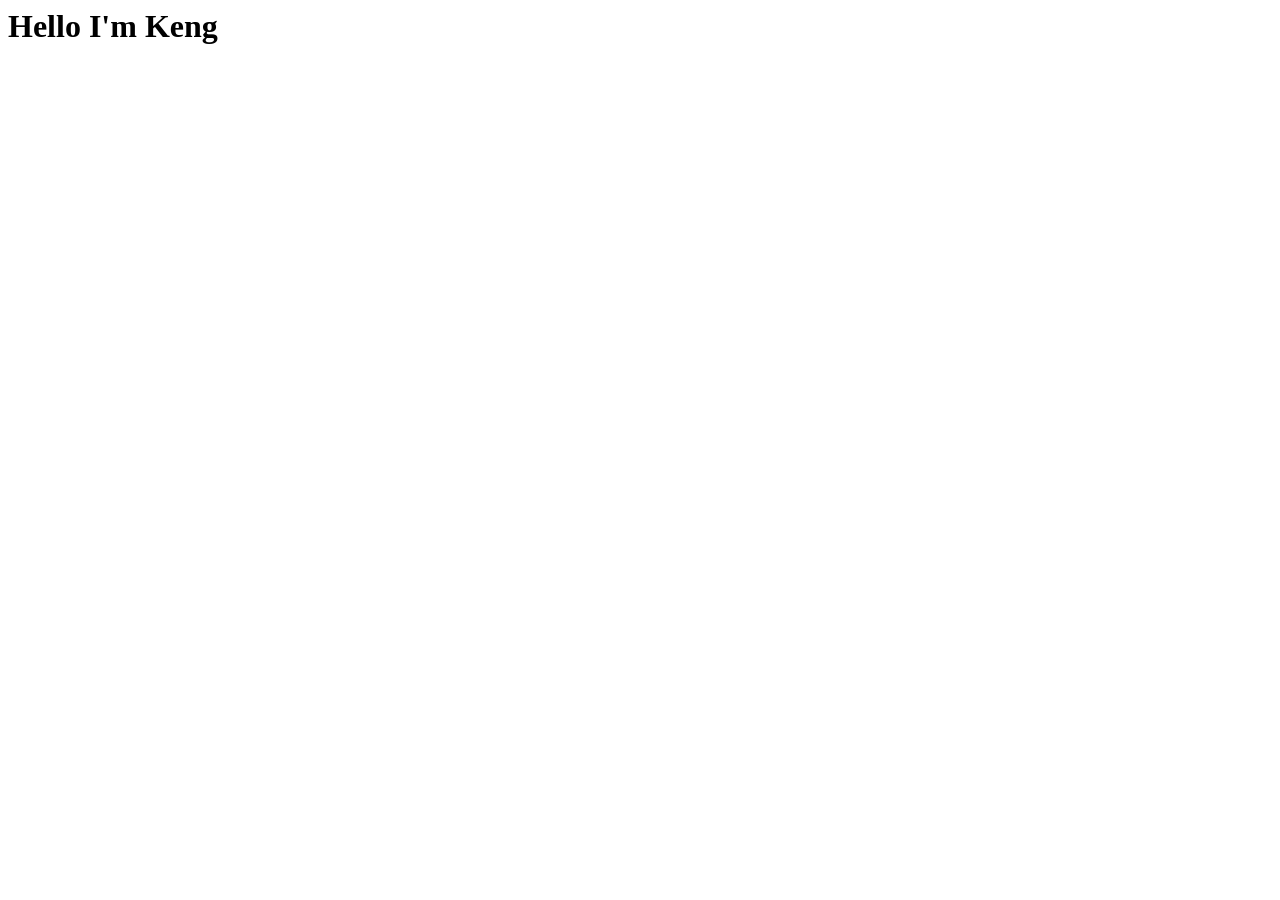
<file: index.html>
<html>
    <head>
        <title>
             Kengdudee's website
        </title>
        
    </head>

    <body>
            <H1>
                Hello I'm Keng
            </H1>
    
    </body>
</html>
</file>
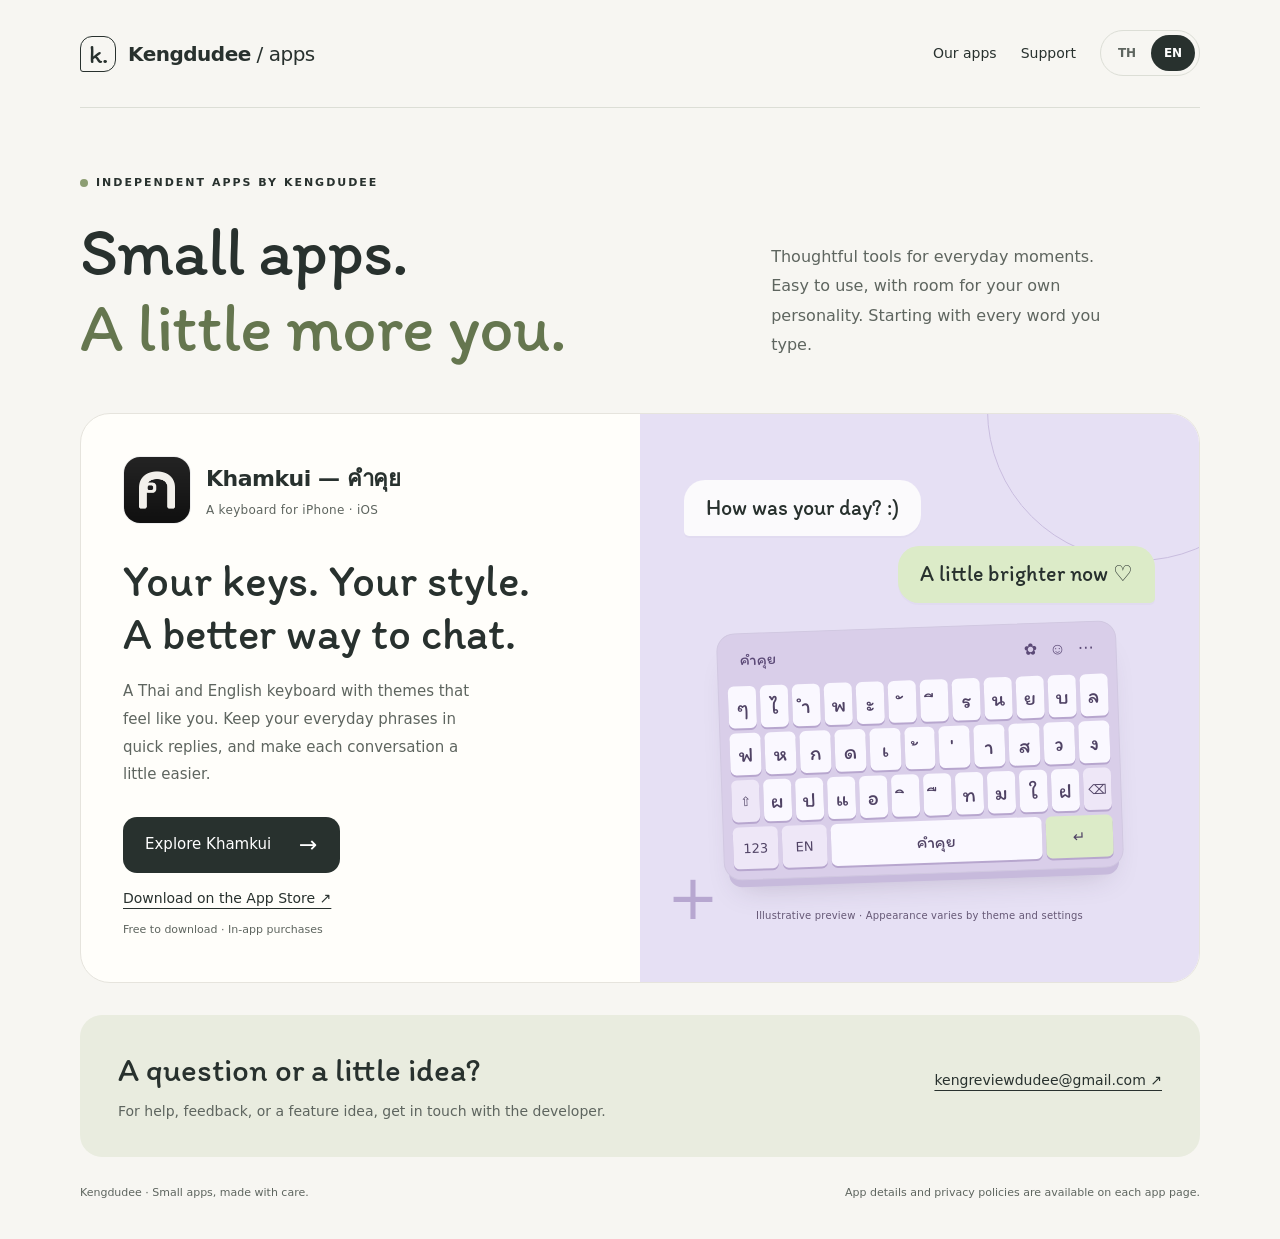
<file: apps/index.html>
<!doctype html>
<html lang="th">
<head>
  <meta charset="utf-8">
  <meta name="viewport" content="width=device-width, initial-scale=1">
  <meta name="theme-color" content="#f7f6f2">
  <title data-th="Kengdudee Apps — แอปของเรา" data-en="Kengdudee Apps — Our apps">Kengdudee Apps — แอปของเรา</title>
  <meta name="description" content="รวมแอปจาก Kengdudee เลือกดูรายละเอียด ดาวน์โหลด และติดต่อผู้พัฒนาได้จากหน้าของแต่ละแอป" data-th-content="รวมแอปจาก Kengdudee เลือกดูรายละเอียด ดาวน์โหลด และติดต่อผู้พัฒนาได้จากหน้าของแต่ละแอป" data-en-content="Explore apps by Kengdudee. Find app details, download links, support and privacy information in each app's own page.">
  <link rel="canonical" href="https://kengdudee.github.io/apps/">
  <meta property="og:type" content="website">
  <meta property="og:title" content="Kengdudee Apps — แอปของเรา" data-th-content="Kengdudee Apps — แอปของเรา" data-en-content="Kengdudee Apps — Our apps">
  <meta property="og:description" content="รวมแอปจาก Kengdudee เลือกดูรายละเอียด ดาวน์โหลด และติดต่อผู้พัฒนาได้จากหน้าของแต่ละแอป" data-th-content="รวมแอปจาก Kengdudee เลือกดูรายละเอียด ดาวน์โหลด และติดต่อผู้พัฒนาได้จากหน้าของแต่ละแอป" data-en-content="Explore apps by Kengdudee. Find app details, download links, support and privacy information in each app's own page.">
  <meta property="og:url" content="https://kengdudee.github.io/apps/">
  <link rel="stylesheet" href="./assets/styles.css">
</head>
<body>
  <a class="skip" href="#main" data-th="ข้ามไปเนื้อหา" data-en="Skip to content">ข้ามไปเนื้อหา</a>
  <div class="page">
    <header class="nav">
      <a class="brand" href="/apps/" data-language-link aria-label="Kengdudee Apps">
        <span class="brand-mark" aria-hidden="true">k.</span>
        <span>Kengdudee<span style="font-weight:400"> / apps</span></span>
      </a>
      <div class="nav-right">
        <nav class="nav-links" aria-label="Main navigation">
          <a href="#khamkui" data-th="แอปของเรา" data-en="Our apps">แอปของเรา</a>
          <a href="#support" data-th="ติดต่อ" data-en="Support">ติดต่อ</a>
        </nav>
        <div class="languages" role="group" aria-label="Language / ภาษา">
          <button type="button" lang="th" data-language="th" aria-label="ภาษาไทย" aria-pressed="true">TH</button>
          <button type="button" lang="en" data-language="en" aria-label="English" aria-pressed="false">EN</button>
        </div>
      </div>
    </header>
    <main id="main">
      <section class="intro" aria-labelledby="intro-title">
        <div>
          <div class="eyebrow"><span class="dot" aria-hidden="true"></span>Independent apps by Kengdudee</div>
          <h1 id="intro-title">
            <span data-th="แอปเล็ก ๆ" data-en="Small apps.">แอปเล็ก ๆ</span><br>
            <span class="accent" data-th="ที่เป็นคุณมากขึ้น" data-en="A little more you.">ที่เป็นคุณมากขึ้น</span>
          </h1>
        </div>
        <p class="intro-note" data-th="เครื่องมือสำหรับเรื่องเล็ก ๆ ในทุกวัน ออกแบบให้ใช้ง่ายและมีพื้นที่ให้เป็นตัวเอง เริ่มจากทุกคำที่คุณพิมพ์" data-en="Thoughtful tools for everyday moments. Easy to use, with room for your own personality. Starting with every word you type.">เครื่องมือสำหรับเรื่องเล็ก ๆ ในทุกวัน ออกแบบให้ใช้ง่ายและมีพื้นที่ให้เป็นตัวเอง เริ่มจากทุกคำที่คุณพิมพ์</p>
      </section>
      <article class="app" id="khamkui" aria-labelledby="app-title">
        <div class="app-info">
          <div class="app-identity">
            <img class="app-icon" src="./assets/khamkui.png" width="68" height="68" alt="Khamkui">
            <div>
              <p class="app-name" id="app-title" data-th="คำคุย — Khamkui" data-en="Khamkui — คำคุย">คำคุย — Khamkui</p>
              <p class="app-platform" data-th="แป้นพิมพ์สำหรับ iPhone · iOS" data-en="A keyboard for iPhone · iOS">แป้นพิมพ์สำหรับ iPhone · iOS</p>
            </div>
          </div>
          <h2>
            <span data-th="แต่งแป้นให้เป็นคุณ" data-en="Your keys. Your style.">แต่งแป้นให้เป็นคุณ</span><br>
            <span data-th="ทุกคำคุยง่ายขึ้น" data-en="A better way to chat.">ทุกคำคุยง่ายขึ้น</span>
          </h2>
          <p class="app-description" data-th="แป้นพิมพ์ไทยและอังกฤษที่เลือกธีมได้ในแบบของคุณ พร้อมข้อความด่วนสำหรับประโยคที่ใช้บ่อย ให้ทุกบทสนทนาสะดวกขึ้นอีกนิด" data-en="A Thai and English keyboard with themes that feel like you. Keep your everyday phrases in quick replies, and make each conversation a little easier.">แป้นพิมพ์ไทยและอังกฤษที่เลือกธีมได้ในแบบของคุณ พร้อมข้อความด่วนสำหรับประโยคที่ใช้บ่อย ให้ทุกบทสนทนาสะดวกขึ้นอีกนิด</p>
          <a class="store-button" href="/apps/khamkui/" data-language-link>
            <span data-th="ดูรายละเอียดคำคุย" data-en="Explore Khamkui">ดูรายละเอียดคำคุย</span>
            <span class="arrow" aria-hidden="true">→</span>
          </a>
          <a class="app-link" href="https://apps.apple.com/app/id6819560985" data-th="ดาวน์โหลดบน App Store ↗" data-en="Download on the App Store ↗">ดาวน์โหลดบน App Store ↗</a>
          <p class="purchase-note" data-th="ดาวน์โหลดฟรี · มีการซื้อภายในแอป" data-en="Free to download · In-app purchases">ดาวน์โหลดฟรี · มีการซื้อภายในแอป</p>
        </div>
        <div class="illustration">
          <div class="conversation" aria-hidden="true">
            <div class="bubble" data-th="วันนี้เป็นไงบ้าง :)" data-en="How was your day? :)">วันนี้เป็นไงบ้าง :)</div>
            <div class="bubble reply" data-th="ดีขึ้นทุกคำคุย ♡" data-en="A little brighter now ♡">ดีขึ้นทุกคำคุย ♡</div>
          </div>
          <div class="keyboard" aria-hidden="true">
            <div class="keyboard-toolbar"><span>คำคุย</span><span>✿ &nbsp; ☺ &nbsp; ⋯</span></div>
            <div class="key-row"><span class="key">ๆ</span><span class="key">ไ</span><span class="key">ำ</span><span class="key">พ</span><span class="key">ะ</span><span class="key">ั</span><span class="key">ี</span><span class="key">ร</span><span class="key">น</span><span class="key">ย</span><span class="key">บ</span><span class="key">ล</span></div>
            <div class="key-row"><span class="key">ฟ</span><span class="key">ห</span><span class="key">ก</span><span class="key">ด</span><span class="key">เ</span><span class="key">้</span><span class="key">่</span><span class="key">า</span><span class="key">ส</span><span class="key">ว</span><span class="key">ง</span></div>
            <div class="key-row"><span class="key small">⇧</span><span class="key">ผ</span><span class="key">ป</span><span class="key">แ</span><span class="key">อ</span><span class="key">ิ</span><span class="key">ื</span><span class="key">ท</span><span class="key">ม</span><span class="key">ใ</span><span class="key">ฝ</span><span class="key small">⌫</span></div>
            <div class="key-row"><span class="key small">123</span><span class="key small">EN</span><span class="key space">คำคุย</span><span class="key enter">↵</span></div>
          </div>
          <p class="illustration-caption" data-th="ภาพจำลองเพื่อแนะนำแอป · หน้าตาจริงขึ้นอยู่กับธีมและการตั้งค่า" data-en="Illustrative preview · Appearance varies by theme and settings">ภาพจำลองเพื่อแนะนำแอป · หน้าตาจริงขึ้นอยู่กับธีมและการตั้งค่า</p>
        </div>
      </article>
      <section class="support" id="support" aria-labelledby="support-title">
        <div><h2 id="support-title" data-th="มีอะไรอยากบอกเราไหม?" data-en="A question or a little idea?">มีอะไรอยากบอกเราไหม?</h2><p data-th="สอบถาม แจ้งปัญหา หรือเสนอไอเดีย ติดต่อผู้พัฒนาได้โดยตรง" data-en="For help, feedback, or a feature idea, get in touch with the developer.">สอบถาม แจ้งปัญหา หรือเสนอไอเดีย ติดต่อผู้พัฒนาได้โดยตรง</p></div>
        <div class="support-links">
          <a href="mailto:kengreviewdudee@gmail.com">kengreviewdudee@gmail.com ↗</a>
        </div>
      </section>
    </main>
    <footer class="footer">
      <p>Kengdudee <span aria-hidden="true">·</span> <span data-th="แอปเล็ก ๆ ที่ใส่ใจ" data-en="Small apps, made with care.">แอปเล็ก ๆ ที่ใส่ใจ</span></p>
      <p data-th="ข้อมูลและนโยบายของแต่ละแอปอยู่ในหน้ารายละเอียดแอป" data-en="App details and privacy policies are available on each app page.">ข้อมูลและนโยบายของแต่ละแอปอยู่ในหน้ารายละเอียดแอป</p>
    </footer>
  </div>
  <script src="./assets/site.js"></script>
</body>
</html>
</file>
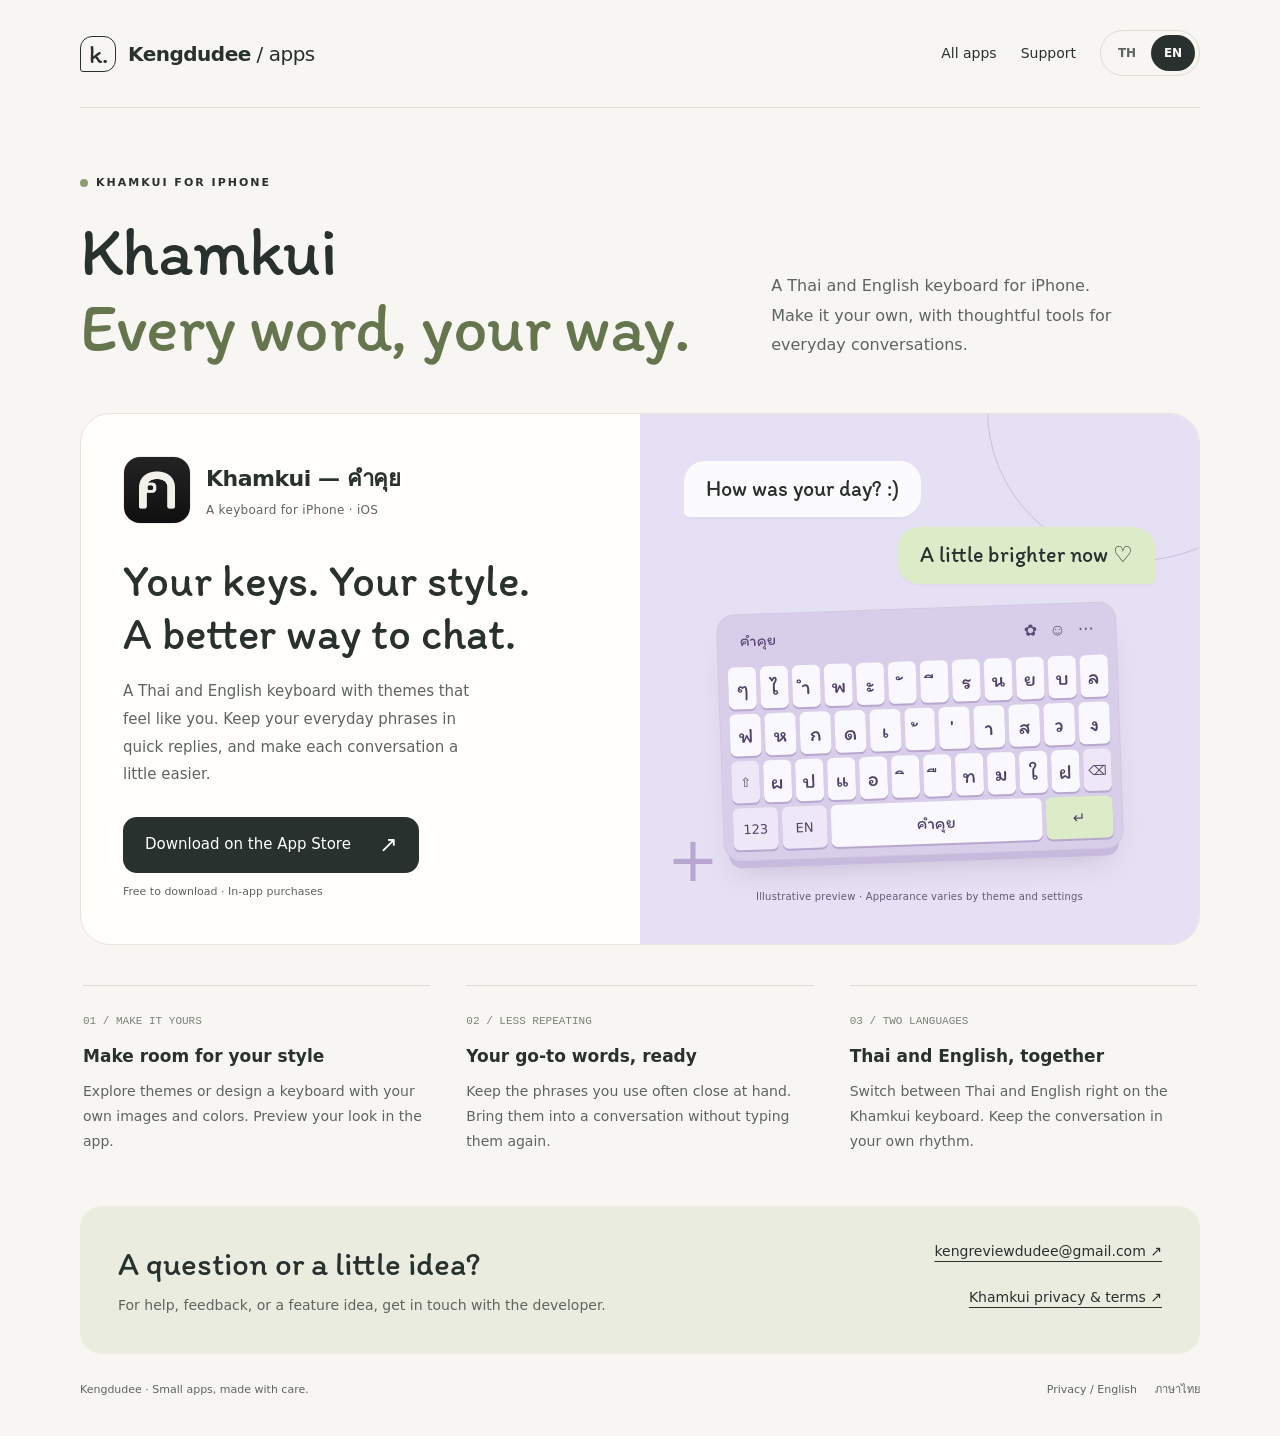
<file: apps/khamkui/index.html>
<!doctype html>
<html lang="th">
<head>
  <meta charset="utf-8">
  <meta name="viewport" content="width=device-width, initial-scale=1">
  <meta name="theme-color" content="#f7f6f2">
  <title data-th="คำคุย — แป้นพิมพ์ไทยและอังกฤษสำหรับ iPhone" data-en="Khamkui — Thai and English keyboard for iPhone">คำคุย — แป้นพิมพ์ไทยและอังกฤษสำหรับ iPhone</title>
  <meta name="description" content="คำคุย แป้นพิมพ์ไทยและอังกฤษสำหรับ iPhone พร้อมธีม ข้อความด่วน ข้อมูลแอปและช่องทางติดต่อผู้พัฒนา" data-th-content="คำคุย แป้นพิมพ์ไทยและอังกฤษสำหรับ iPhone พร้อมธีม ข้อความด่วน ข้อมูลแอปและช่องทางติดต่อผู้พัฒนา" data-en-content="Meet Khamkui, a Thai and English keyboard for iPhone with custom themes and quick replies. App information, support, privacy and terms.">
  <link rel="canonical" href="https://kengdudee.github.io/apps/khamkui/">
  <link rel="icon" type="image/png" href="../assets/khamkui.png">
  <meta property="og:type" content="website">
  <meta property="og:title" content="คำคุย — แป้นพิมพ์ไทยและอังกฤษสำหรับ iPhone" data-th-content="คำคุย — แป้นพิมพ์ไทยและอังกฤษสำหรับ iPhone" data-en-content="Khamkui — Thai and English keyboard for iPhone">
  <meta property="og:description" content="คำคุย แป้นพิมพ์ไทยและอังกฤษสำหรับ iPhone พร้อมธีม ข้อความด่วน ข้อมูลแอปและช่องทางติดต่อผู้พัฒนา" data-th-content="คำคุย แป้นพิมพ์ไทยและอังกฤษสำหรับ iPhone พร้อมธีม ข้อความด่วน ข้อมูลแอปและช่องทางติดต่อผู้พัฒนา" data-en-content="Meet Khamkui, a Thai and English keyboard for iPhone with custom themes and quick replies. App information, support, privacy and terms.">
  <meta property="og:url" content="https://kengdudee.github.io/apps/khamkui/">
  <meta property="og:image" content="https://kengdudee.github.io/apps/assets/khamkui.png">
  <link rel="stylesheet" href="../assets/styles.css">
</head>
<body>
  <a class="skip" href="#main" data-th="ข้ามไปเนื้อหา" data-en="Skip to content">ข้ามไปเนื้อหา</a>
  <div class="page">
    <header class="nav">
      <a class="brand" href="/apps/" data-language-link aria-label="Kengdudee Apps">
        <span class="brand-mark" aria-hidden="true">k.</span>
        <span>Kengdudee<span style="font-weight:400"> / apps</span></span>
      </a>
      <div class="nav-right">
        <nav class="nav-links" aria-label="Main navigation">
          <a href="/apps/" data-language-link data-th="แอปทั้งหมด" data-en="All apps">แอปทั้งหมด</a>
          <a href="#support" data-th="ติดต่อ" data-en="Support">ติดต่อ</a>
        </nav>
        <div class="languages" role="group" aria-label="Language / ภาษา">
          <button type="button" lang="th" data-language="th" aria-label="ภาษาไทย" aria-pressed="true">TH</button>
          <button type="button" lang="en" data-language="en" aria-label="English" aria-pressed="false">EN</button>
        </div>
      </div>
    </header>
    <main id="main">
      <section class="intro" aria-labelledby="intro-title">
        <div>
          <div class="eyebrow"><span class="dot" aria-hidden="true"></span>Khamkui for iPhone</div>
          <h1 id="intro-title">
            <span data-th="คำคุย" data-en="Khamkui">คำคุย</span><br>
            <span class="accent" data-th="ทุกคำ ในแบบคุณ" data-en="Every word, your way.">ทุกคำ ในแบบคุณ</span>
          </h1>
        </div>
        <p class="intro-note" data-th="แป้นพิมพ์ไทยและอังกฤษสำหรับ iPhone แต่งแป้นในสไตล์คุณ พร้อมตัวช่วยให้ทุกคำคุยสะดวกขึ้น" data-en="A Thai and English keyboard for iPhone. Make it your own, with thoughtful tools for everyday conversations.">แป้นพิมพ์ไทยและอังกฤษสำหรับ iPhone แต่งแป้นในสไตล์คุณ พร้อมตัวช่วยให้ทุกคำคุยสะดวกขึ้น</p>
      </section>
      <article class="app" id="khamkui" aria-labelledby="app-title">
        <div class="app-info">
          <div class="app-identity">
            <img class="app-icon" src="../assets/khamkui.png" width="68" height="68" alt="Khamkui">
            <div>
              <p class="app-name" id="app-title" data-th="คำคุย — Khamkui" data-en="Khamkui — คำคุย">คำคุย — Khamkui</p>
              <p class="app-platform" data-th="แป้นพิมพ์สำหรับ iPhone · iOS" data-en="A keyboard for iPhone · iOS">แป้นพิมพ์สำหรับ iPhone · iOS</p>
            </div>
          </div>
          <h2>
            <span data-th="แต่งแป้นให้เป็นคุณ" data-en="Your keys. Your style.">แต่งแป้นให้เป็นคุณ</span><br>
            <span data-th="ทุกคำคุยง่ายขึ้น" data-en="A better way to chat.">ทุกคำคุยง่ายขึ้น</span>
          </h2>
          <p class="app-description" data-th="แป้นพิมพ์ไทยและอังกฤษที่เลือกธีมได้ในแบบของคุณ พร้อมข้อความด่วนสำหรับประโยคที่ใช้บ่อย ให้ทุกบทสนทนาสะดวกขึ้นอีกนิด" data-en="A Thai and English keyboard with themes that feel like you. Keep your everyday phrases in quick replies, and make each conversation a little easier.">แป้นพิมพ์ไทยและอังกฤษที่เลือกธีมได้ในแบบของคุณ พร้อมข้อความด่วนสำหรับประโยคที่ใช้บ่อย ให้ทุกบทสนทนาสะดวกขึ้นอีกนิด</p>
          <a class="store-button" href="https://apps.apple.com/app/id6819560985">
            <span data-th="ดาวน์โหลดบน App Store" data-en="Download on the App Store">ดาวน์โหลดบน App Store</span>
            <span class="arrow" aria-hidden="true">↗</span>
          </a>
          <p class="purchase-note" data-th="ดาวน์โหลดฟรี · มีการซื้อภายในแอป" data-en="Free to download · In-app purchases">ดาวน์โหลดฟรี · มีการซื้อภายในแอป</p>
        </div>
        <div class="illustration">
          <div class="conversation" aria-hidden="true">
            <div class="bubble" data-th="วันนี้เป็นไงบ้าง :)" data-en="How was your day? :)">วันนี้เป็นไงบ้าง :)</div>
            <div class="bubble reply" data-th="ดีขึ้นทุกคำคุย ♡" data-en="A little brighter now ♡">ดีขึ้นทุกคำคุย ♡</div>
          </div>
          <div class="keyboard" aria-hidden="true">
            <div class="keyboard-toolbar"><span>คำคุย</span><span>✿ &nbsp; ☺ &nbsp; ⋯</span></div>
            <div class="key-row"><span class="key">ๆ</span><span class="key">ไ</span><span class="key">ำ</span><span class="key">พ</span><span class="key">ะ</span><span class="key">ั</span><span class="key">ี</span><span class="key">ร</span><span class="key">น</span><span class="key">ย</span><span class="key">บ</span><span class="key">ล</span></div>
            <div class="key-row"><span class="key">ฟ</span><span class="key">ห</span><span class="key">ก</span><span class="key">ด</span><span class="key">เ</span><span class="key">้</span><span class="key">่</span><span class="key">า</span><span class="key">ส</span><span class="key">ว</span><span class="key">ง</span></div>
            <div class="key-row"><span class="key small">⇧</span><span class="key">ผ</span><span class="key">ป</span><span class="key">แ</span><span class="key">อ</span><span class="key">ิ</span><span class="key">ื</span><span class="key">ท</span><span class="key">ม</span><span class="key">ใ</span><span class="key">ฝ</span><span class="key small">⌫</span></div>
            <div class="key-row"><span class="key small">123</span><span class="key small">EN</span><span class="key space">คำคุย</span><span class="key enter">↵</span></div>
          </div>
          <p class="illustration-caption" data-th="ภาพจำลองเพื่อแนะนำแอป · หน้าตาจริงขึ้นอยู่กับธีมและการตั้งค่า" data-en="Illustrative preview · Appearance varies by theme and settings">ภาพจำลองเพื่อแนะนำแอป · หน้าตาจริงขึ้นอยู่กับธีมและการตั้งค่า</p>
        </div>
      </article>
      <section class="features" aria-label="Khamkui features">
        <div class="feature"><span class="feature-number">01 / MAKE IT YOURS</span><h3 data-th="ธีมในสไตล์ของคุณ" data-en="Make room for your style">ธีมในสไตล์ของคุณ</h3><p data-th="เลือกธีมหรือออกแบบแป้นด้วยภาพและสีที่ชอบ ดูตัวอย่างก่อนเลือกใช้ได้ในแอป" data-en="Explore themes or design a keyboard with your own images and colors. Preview your look in the app.">เลือกธีมหรือออกแบบแป้นด้วยภาพและสีที่ชอบ ดูตัวอย่างก่อนเลือกใช้ได้ในแอป</p></div>
        <div class="feature"><span class="feature-number">02 / LESS REPEATING</span><h3 data-th="ข้อความด่วน พร้อมใช้" data-en="Your go-to words, ready">ข้อความด่วน พร้อมใช้</h3><p data-th="เก็บประโยคที่ใช้ประจำไว้บนแป้น หยิบมาใช้ได้โดยไม่ต้องพิมพ์ใหม่ทุกครั้ง" data-en="Keep the phrases you use often close at hand. Bring them into a conversation without typing them again.">เก็บประโยคที่ใช้ประจำไว้บนแป้น หยิบมาใช้ได้โดยไม่ต้องพิมพ์ใหม่ทุกครั้ง</p></div>
        <div class="feature"><span class="feature-number">03 / TWO LANGUAGES</span><h3 data-th="ไทยก็ได้ อังกฤษก็ดี" data-en="Thai and English, together">ไทยก็ได้ อังกฤษก็ดี</h3><p data-th="สลับภาษาได้จากแป้นคำคุย ให้การคุยในแต่ละวันเป็นจังหวะของคุณ" data-en="Switch between Thai and English right on the Khamkui keyboard. Keep the conversation in your own rhythm.">สลับภาษาได้จากแป้นคำคุย ให้การคุยในแต่ละวันเป็นจังหวะของคุณ</p></div>
      </section>
      <section class="support" id="support" aria-labelledby="support-title">
        <div><h2 id="support-title" data-th="มีอะไรอยากบอกเราไหม?" data-en="A question or a little idea?">มีอะไรอยากบอกเราไหม?</h2><p data-th="สอบถาม แจ้งปัญหา หรือเสนอไอเดีย ติดต่อผู้พัฒนาได้โดยตรง" data-en="For help, feedback, or a feature idea, get in touch with the developer.">สอบถาม แจ้งปัญหา หรือเสนอไอเดีย ติดต่อผู้พัฒนาได้โดยตรง</p></div>
        <div class="support-links">
          <a href="mailto:kengreviewdudee@gmail.com">kengreviewdudee@gmail.com ↗</a>
          <a id="policy-link" data-th-href="https://gist.github.com/Kengdudee/1e6815ed8582e416aa169158f8474de8#file-policy_th-md" data-en-href="https://gist.github.com/Kengdudee/1e6815ed8582e416aa169158f8474de8#file-policy_en-md" href="https://gist.github.com/Kengdudee/1e6815ed8582e416aa169158f8474de8#file-policy_th-md" data-th="ความเป็นส่วนตัวและข้อกำหนดของคำคุย ↗" data-en="Khamkui privacy & terms ↗">ความเป็นส่วนตัวและข้อกำหนดของคำคุย ↗</a>
        </div>
      </section>
    </main>
    <footer class="footer">
      <p>Kengdudee <span aria-hidden="true">·</span> <span data-th="แอปเล็ก ๆ ที่ใส่ใจ" data-en="Small apps, made with care.">แอปเล็ก ๆ ที่ใส่ใจ</span></p>
      <div class="footer-links"><a href="https://gist.github.com/Kengdudee/1e6815ed8582e416aa169158f8474de8#file-policy_en-md" lang="en">Privacy / English</a><a href="https://gist.github.com/Kengdudee/1e6815ed8582e416aa169158f8474de8#file-policy_th-md" lang="th">ภาษาไทย</a></div>
    </footer>
  </div>
  <script src="../assets/site.js"></script>
</body>
</html>
</file>
<file: apps/assets/styles.css>
@font-face {
  font-family: Itim;
  src: url("./Itim-Regular.ttf") format("truetype");
  font-style: normal;
  font-weight: 400;
  font-display: swap;
}
:root {
  color-scheme: light;
  --ink: #28312e;
  --muted: #5e655f;
  --paper: #f7f6f2;
  --line: #dcded6;
  --purple: #e6e0f4;
  --green: #dcebc8;
}
* { box-sizing: border-box; }
html { scroll-behavior: smooth; scroll-padding-top: 24px; }
body { margin: 0; background: var(--paper); color: var(--ink); font: 17px/1.7 system-ui, -apple-system, sans-serif; }
a { color: inherit; text-underline-offset: 5px; }
button { font: inherit; }
a, button { -webkit-tap-highlight-color: transparent; }
:focus-visible { outline: 3px solid #655392; outline-offset: 5px; }
[hidden] { display: none !important; }
.page { width: min(1120px, calc(100% - 64px)); margin-inline: auto; }
.skip { position: absolute; top: 12px; left: 20px; z-index: 3; padding: 8px 16px; background: white; transform: translateY(-160%); }
.skip:focus { transform: none; }
.nav { min-height: 108px; display: flex; align-items: center; justify-content: space-between; gap: 24px; border-bottom: 1px solid var(--line); }
.brand { display: flex; align-items: center; gap: 12px; text-decoration: none; font-size: 20px; font-weight: 650; letter-spacing: -.5px; }
.brand-mark { display: grid; place-items: center; width: 36px; height: 36px; border: 1.5px solid var(--ink); border-radius: 12px 12px 12px 3px; font: 26px/1 Itim, sans-serif; }
.nav-right, .nav-links, .languages { display: flex; align-items: center; gap: 24px; }
.nav-links a { padding-block: 12px; text-decoration: none; font-size: 14px; }
.nav-links a:hover, .footer a:hover { text-decoration: underline; }
.languages { gap: 2px; padding: 4px; border: 1px solid var(--line); border-radius: 100px; }
.languages button { width: 44px; height: 36px; border: 0; border-radius: 100px; background: transparent; cursor: pointer; font-size: 12px; font-weight: 650; color: var(--muted); }
.languages button[aria-pressed="true"] { background: var(--ink); color: white; }
.intro { display: grid; grid-template-columns: 1.2fr .8fr; align-items: end; gap: 48px; padding: 66px 0 48px; }
.eyebrow { display: flex; align-items: center; gap: 8px; font-size: 11px; font-weight: 650; letter-spacing: 2px; text-transform: uppercase; }
.dot { width: 8px; height: 8px; border-radius: 50%; background: #8c9d72; }
h1, h2, h3, p { margin: 0; }
h1, h2, .handwritten { font-family: Itim, system-ui, sans-serif; font-weight: 400; }
h1 { font-size: clamp(40px, 5.8vw, 68px); line-height: 1.12; letter-spacing: -.8px; margin-top: 20px; }
h1 .accent { color: #65764f; }
.intro-note { max-width: 345px; font-size: 16px; line-height: 1.85; padding-bottom: 5px; color: var(--muted); }
.app { display: grid; grid-template-columns: 1fr 1fr; overflow: hidden; background: #fffefa; border: 1px solid #e6e4dd; border-radius: 30px; }
.app-info { display: flex; flex-direction: column; align-items: flex-start; padding: 42px; }
.app-identity { display: flex; gap: 15px; align-items: center; }
.app-icon { width: 68px; height: 68px; border-radius: 17px; border: 1px solid #eee; }
.app-name { font-size: 22px; font-weight: 650; letter-spacing: -.5px; }
.app-platform { font-size: 12px; color: var(--muted); margin-top: 2px; letter-spacing: .3px; }
.app h2 { font-size: clamp(32px, 3.7vw, 45px); line-height: 1.18; margin: 30px 0 18px; }
.app-description { color: var(--muted); font-size: 15px; line-height: 1.85; max-width: 360px; }
.store-button { display: inline-flex; align-items: center; justify-content: space-between; gap: 28px; min-height: 56px; padding: 12px 22px; margin-top: 28px; background: var(--ink); color: white; border-radius: 14px; text-decoration: none; font-size: 15px; }
.store-button:hover { background: #424d46; }
.store-button .arrow { font-size: 22px; line-height: 1; }
.purchase-note { margin-top: 10px; font-size: 11px; color: var(--muted); }
.illustration { position: relative; display: flex; flex-direction: column; justify-content: center; align-items: center; gap: 24px; padding: 36px 28px 28px; overflow: hidden; background: var(--purple); isolation: isolate; }
.illustration::before { content: ""; position: absolute; z-index: -1; width: 300px; height: 300px; border: 1px solid #c9bddf; border-radius: 50%; right: -90px; top: -155px; }
.illustration::after { content: "+"; position: absolute; z-index: -1; bottom: 31px; left: 27px; color: #b7a7d0; font-size: 62px; font-weight: 200; }
.conversation { width: 100%; display: flex; flex-direction: column; align-items: flex-start; gap: 10px; padding: 0 16px; font: 22px/1.4 Itim, sans-serif; }
.bubble { padding: 13px 22px; background: #fbfafc; border-radius: 21px 21px 21px 5px; box-shadow: 0 2px 1px #37234a06; }
.bubble.reply { align-self: flex-end; background: var(--green); border-radius: 21px 21px 5px 21px; }
.keyboard { width: 100%; max-width: 400px; padding: 14px 9px 10px; border: 1px solid #d1c8e1; border-radius: 18px; background: #d9cee9; box-shadow: 0 12px 0 -5px #c7badc, 0 22px 30px -17px #46345440; transform: rotate(-2deg); }
.keyboard-toolbar { display: flex; justify-content: space-between; padding: 0 13px 9px; color: #5c4a77; font: 16px/1.5 Itim, sans-serif; }
.key-row { display: flex; gap: 4px; margin-top: 5px; }
.key { display: grid; place-items: center; flex: 1; min-width: 0; height: 42px; border-radius: 6px; background: #faf8ff; box-shadow: 0 2px 0 #b7a6ce; color: #504365; font: 21px/1 Itim, sans-serif; }
.key.small { font: 13px/1 system-ui, sans-serif; background: #eee7f7; }
.key.space { flex: 4.7; font-size: 17px; }
.key.enter { flex: 1.5; background: #dcebc8; font-size: 15px; }
.illustration-caption { text-align: center; font-size: 10px; letter-spacing: .2px; color: #655775; margin-top: 9px; }
.features { display: grid; grid-template-columns: repeat(3, 1fr); gap: 36px; padding: 40px 3px 52px; }
.feature { padding-top: 18px; border-top: 1px solid var(--line); }
.feature-number { font: 11px/1.4 ui-monospace, monospace; color: #7c827a; }
.feature h3 { font-size: 17px; font-weight: 600; margin: 9px 0 8px; }
.feature p { color: var(--muted); font-size: 14px; line-height: 1.8; }
.support { display: grid; grid-template-columns: 1fr 1fr; align-items: center; gap: 36px; padding: 34px 38px; border-radius: 22px; background: #e9ecdf; }
.support h2 { font-size: 33px; line-height: 1.3; }
.support p { margin-top: 8px; font-size: 14px; color: var(--muted); }
.support-links { display: flex; flex-direction: column; gap: 12px; align-items: flex-end; }
.support-links a { min-height: 34px; font-size: 14px; overflow-wrap: anywhere; }
.footer { display: flex; justify-content: space-between; align-items: center; gap: 24px; padding: 27px 0 36px; font-size: 11px; color: var(--muted); }
.footer-links { display: flex; gap: 18px; flex-wrap: wrap; }
.footer a { text-decoration: none; }
@media (max-width: 820px) {
  .page { width: min(620px, calc(100% - 40px)); }
  .intro { grid-template-columns: 1fr; gap: 22px; padding: 40px 0 32px; }
  .intro-note { max-width: 440px; }
  .app { grid-template-columns: 1fr; }
  .app-info { padding: 30px; }
  .app-description { max-width: 480px; }
  .illustration { min-height: 370px; padding: 28px; }
  .conversation { max-width: 390px; }
  .features { gap: 22px; }
  .support { grid-template-columns: 1fr; gap: 22px; padding: 28px; }
  .support-links { align-items: flex-start; gap: 4px; }
}
@media (max-width: 480px) {
  .page { width: calc(100% - 36px); }
  .nav { min-height: 84px; gap: 12px; }
  .brand { gap: 8px; font-size: 17px; }
  .nav-links { display: none; }
  .nav-right { gap: 0; }
  .languages { padding: 2px; }
  .languages button { width: 39px; height: 38px; }
  h1 { font-size: 43px; }
  .intro-note { font-size: 15px; }
  .app { border-radius: 22px; }
  .app-info { padding: 25px 22px; }
  .app-name { font-size: 20px; }
  .app h2 { font-size: 32px; line-height: 1.28; margin-top: 25px; }
  .app-icon { width: 58px; height: 58px; border-radius: 14px; }
  .store-button { width: 100%; gap: 16px; padding-inline: 18px; }
  .illustration { min-height: 340px; padding: 24px 15px; gap: 18px; }
  .conversation { font-size: 20px; padding-inline: 4px; }
  .bubble { padding: 10px 17px; }
  .key { height: 36px; font-size: 18px; border-radius: 5px; }
  .key-row { gap: 3px; }
  .keyboard { padding-inline: 6px; }
  .features { grid-template-columns: 1fr; gap: 20px; padding: 26px 0 32px; }
  .feature { padding-top: 14px; }
  .feature h3 { margin-top: 5px; }
  .support { padding: 25px 22px; }
  .support h2 { font-size: 30px; }
  .footer { flex-direction: column; align-items: flex-start; gap: 12px; }
}
@media (prefers-reduced-motion: reduce) {
  html { scroll-behavior: auto; }
  .keyboard { transform: none; }
}
.app + .app { margin-top: 28px; }
.app + .support { margin-top: 32px; }
.app-link { margin-top: 14px; font-size: 14px; }
</file>
